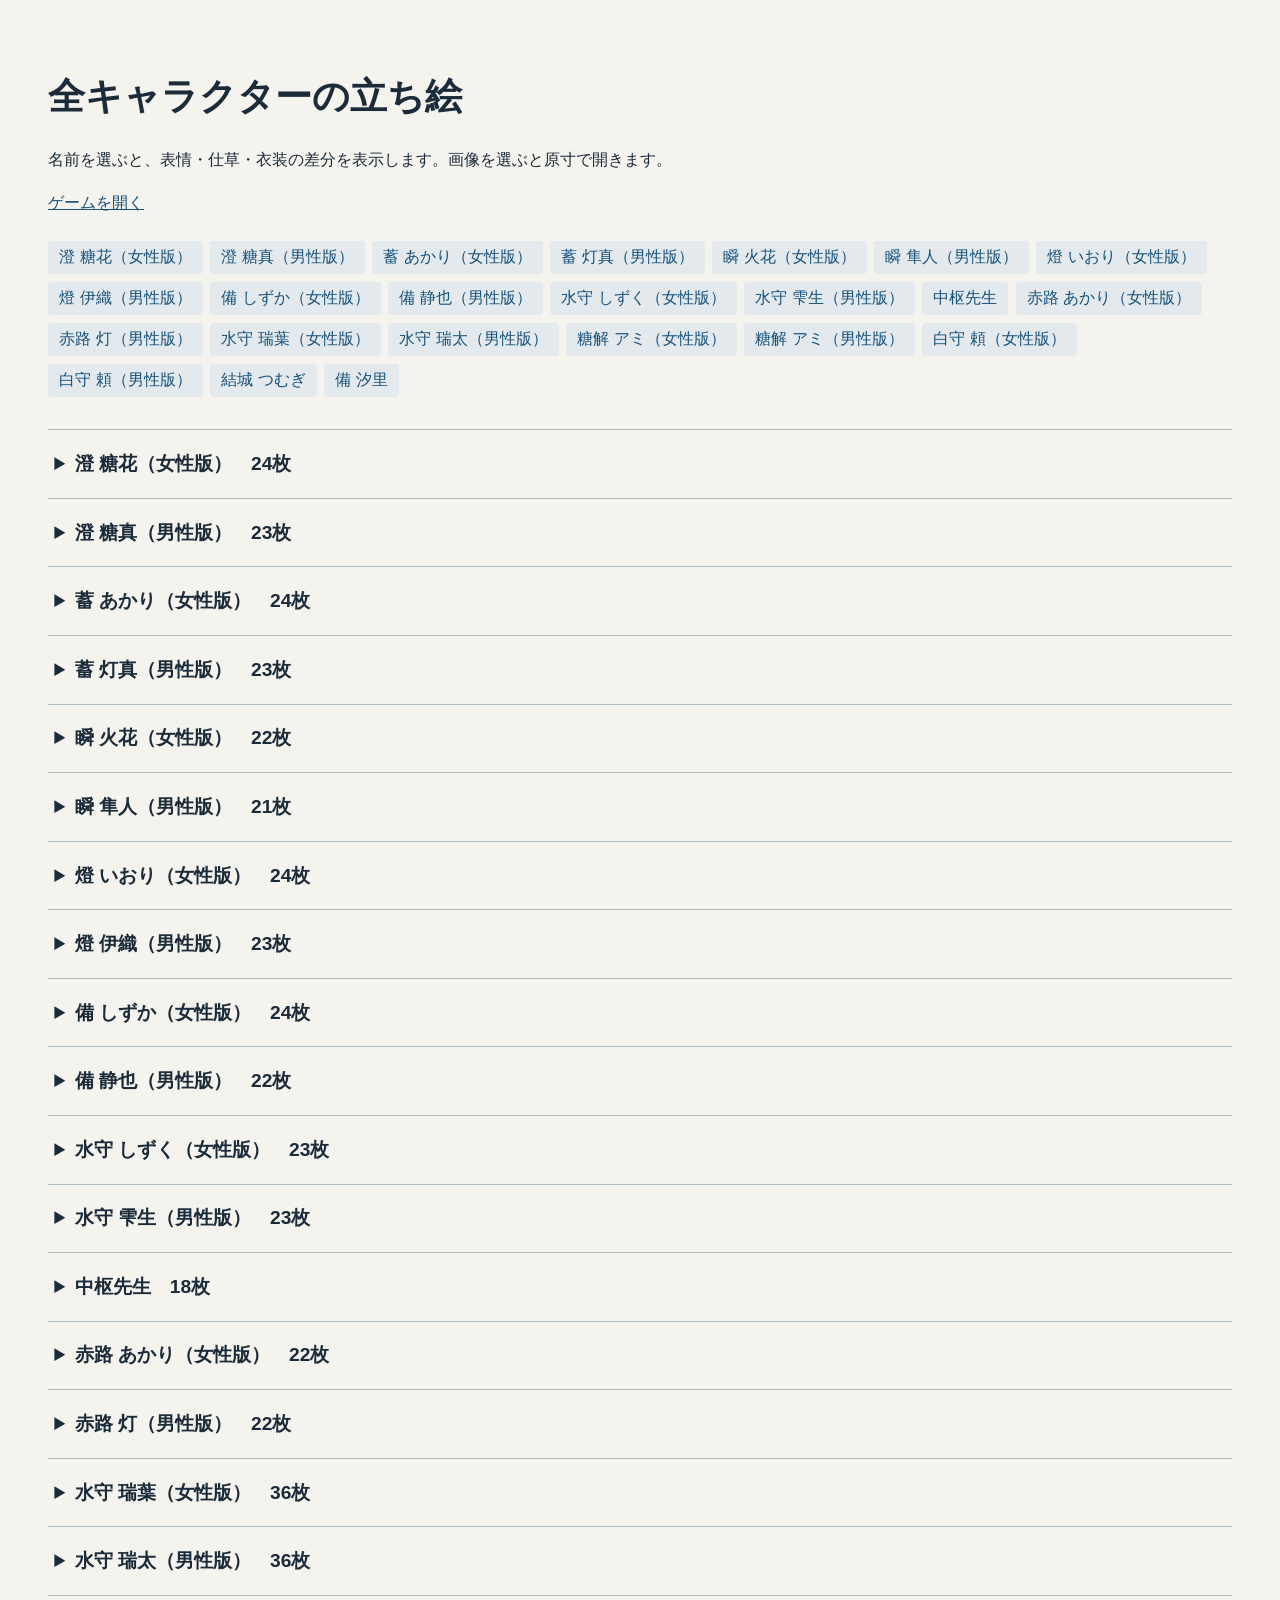
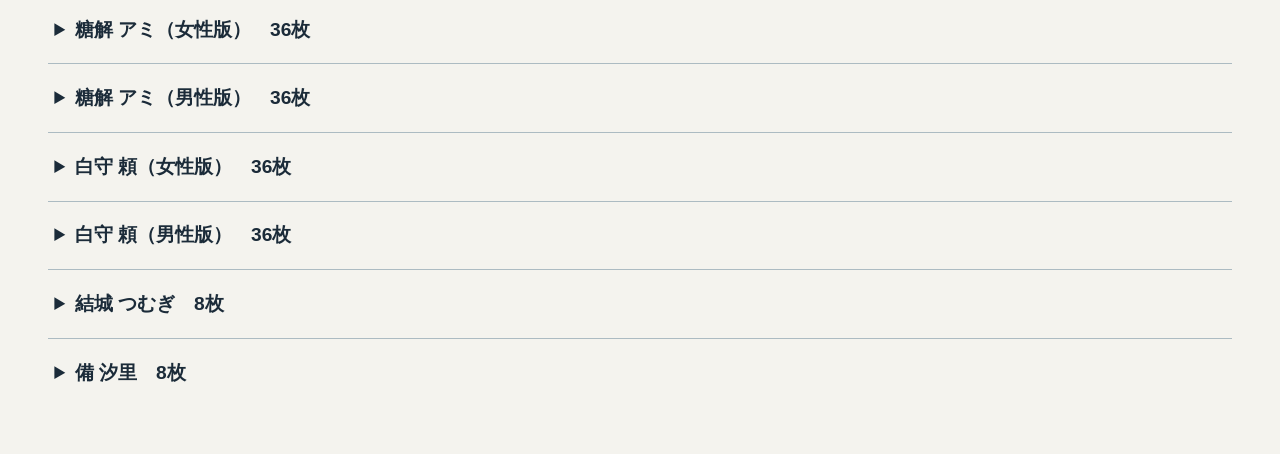
<file: 全キャラクター立ち絵一覧.html>
<!doctype html>
<html lang="ja">
<head>
<meta charset="utf-8">
<meta name="viewport" content="width=device-width, initial-scale=1">
<title>恒常性メモリアルV5 全キャラクター立ち絵一覧</title>
<style>
:root{font-family:"Hiragino Sans","Yu Gothic",sans-serif;color:#1b2b39;background:#f4f3ee}
body{margin:0}main{max-width:1200px;margin:auto;padding:clamp(18px,4vw,48px)}
h1{font-size:clamp(1.5rem,4vw,2.3rem)}p{line-height:1.7}a{color:#17527c}
nav{display:flex;flex-wrap:wrap;gap:.45rem;margin:1.5rem 0 2rem}
nav a{background:#e3e9ed;border-radius:4px;padding:.4rem .7rem;text-decoration:none}
details{border-top:1px solid #acbbc2;padding:.9rem 0}
summary{cursor:pointer;font-size:1.2rem;font-weight:bold;padding:.4rem}
h3{font-size:1rem;margin:1.5rem 0 .7rem}
.grid{display:grid;grid-template-columns:repeat(auto-fill,minmax(130px,1fr));gap:14px}
figure{margin:0;min-width:0}figure a{display:block}img{display:block;width:100%;height:260px;object-fit:contain;background:#dae3e7}
figcaption{font-size:.86rem;line-height:1.4;margin:.4rem 0}
@media(max-width:480px){.grid{grid-template-columns:repeat(2,minmax(0,1fr))}img{height:220px}}
</style>
</head>
<body><main>
<h1>全キャラクターの立ち絵</h1>
<p>名前を選ぶと、表情・仕草・衣装の差分を表示します。画像を選ぶと原寸で開きます。</p>
<p><a href="index.html">ゲームを開く</a></p>
<nav id="navigation" aria-label="キャラクター"></nav><div id="cast"></div>
</main>
<script src="characters.js"></script>
<script src="asset-manifest.js"></script>
<script src="performance-assets-v45.js"></script>
<script src="lake-sprites-v45.js"></script>
<script src="portrait-collection-v45.js"></script>
<script src="v5-art-data.js"></script>
<script src="v5-expanded-art.js"></script>
<script src="v5-expression-art.js?v=1"></script>
<script>
(function(){
  'use strict';
  const profiles=[
    {id:'twin',female:'水守 瑞葉',male:'水守 瑞太'},
    {id:'ami',female:'糖解 アミ',male:'糖解 アミ'},
    {id:'yori',female:'白守 頼',male:'白守 頼'},
    {id:'tsumugi',female:'結城 つむぎ',fixedArt:'tsumugi'},
    {id:'shiori',female:'備 汐里',fixedArt:'shiori'}
  ];
  for(const [key,person] of Object.entries(window.HMV5Art)){
    const expression={neutral:person.variants.neutral.src},acting={},labels={};
    for(const [pose,asset] of Object.entries(person.variants)){
      if(['neutral','expression'].includes(pose))continue;
      acting[pose]=asset.src;labels[pose]=asset.label;
    }
    for(const [name,asset] of Object.entries(window.HMV5ExpressionArt?.[key]||{}))expression[name]=asset.src;
    if(person.variants.expression){acting['expression-original']=person.variants.expression.src;labels['expression-original']='初登場の反応';}
    window.HM_ASSETS.characters[key]={expression,acting,labels};
  }
  const people=window.HMPortraitCollection.catalog(window.HM_ASSETS,window.HM_LAKE_SPRITES,[...window.HM_CHARACTERS,...profiles]);
  const host=document.getElementById('cast'),nav=document.getElementById('navigation');
  const groups={expression:'基本・表情',acting:'仕草・衣装・特別な立ち絵',swim:'湖上実習'};
  for(const person of people){
    const id='person-'+person.key;
    const label=person.name+(person.gender==='male'?'（男性版）':person.gender==='female'&&!person.key.match(/^(tsumugi|shiori)$/)?'（女性版）':'');
    const link=document.createElement('a');link.href='#'+id;link.textContent=label;nav.append(link);
    const details=document.createElement('details');details.id=id;
    const summary=document.createElement('summary');summary.textContent=label+'　'+person.entries.length+'枚';details.append(summary);
    let populated=false;
    details.addEventListener('toggle',()=>{
      if(!details.open||populated)return;
      populated=true;
      for(const [group,title] of Object.entries(groups)){
        const entries=person.entries.filter(entry=>entry.group===group);
        if(!entries.length)continue;
        const heading=document.createElement('h3');heading.textContent=title;details.append(heading);
        const grid=document.createElement('div');grid.className='grid';
        for(const entry of entries){
          const figure=document.createElement('figure'),a=document.createElement('a'),img=document.createElement('img'),caption=document.createElement('figcaption');
          a.href=entry.src;img.src=entry.src;img.alt=label+'・'+entry.label;img.loading='lazy';img.decoding='async';
          caption.textContent=entry.label;a.append(img);figure.append(a,caption);grid.append(figure);
        }
        details.append(grid);
      }
    });
    link.addEventListener('click',()=>{details.open=true});
    host.append(details);
  }
})();
</script>
</body></html>
</file>
